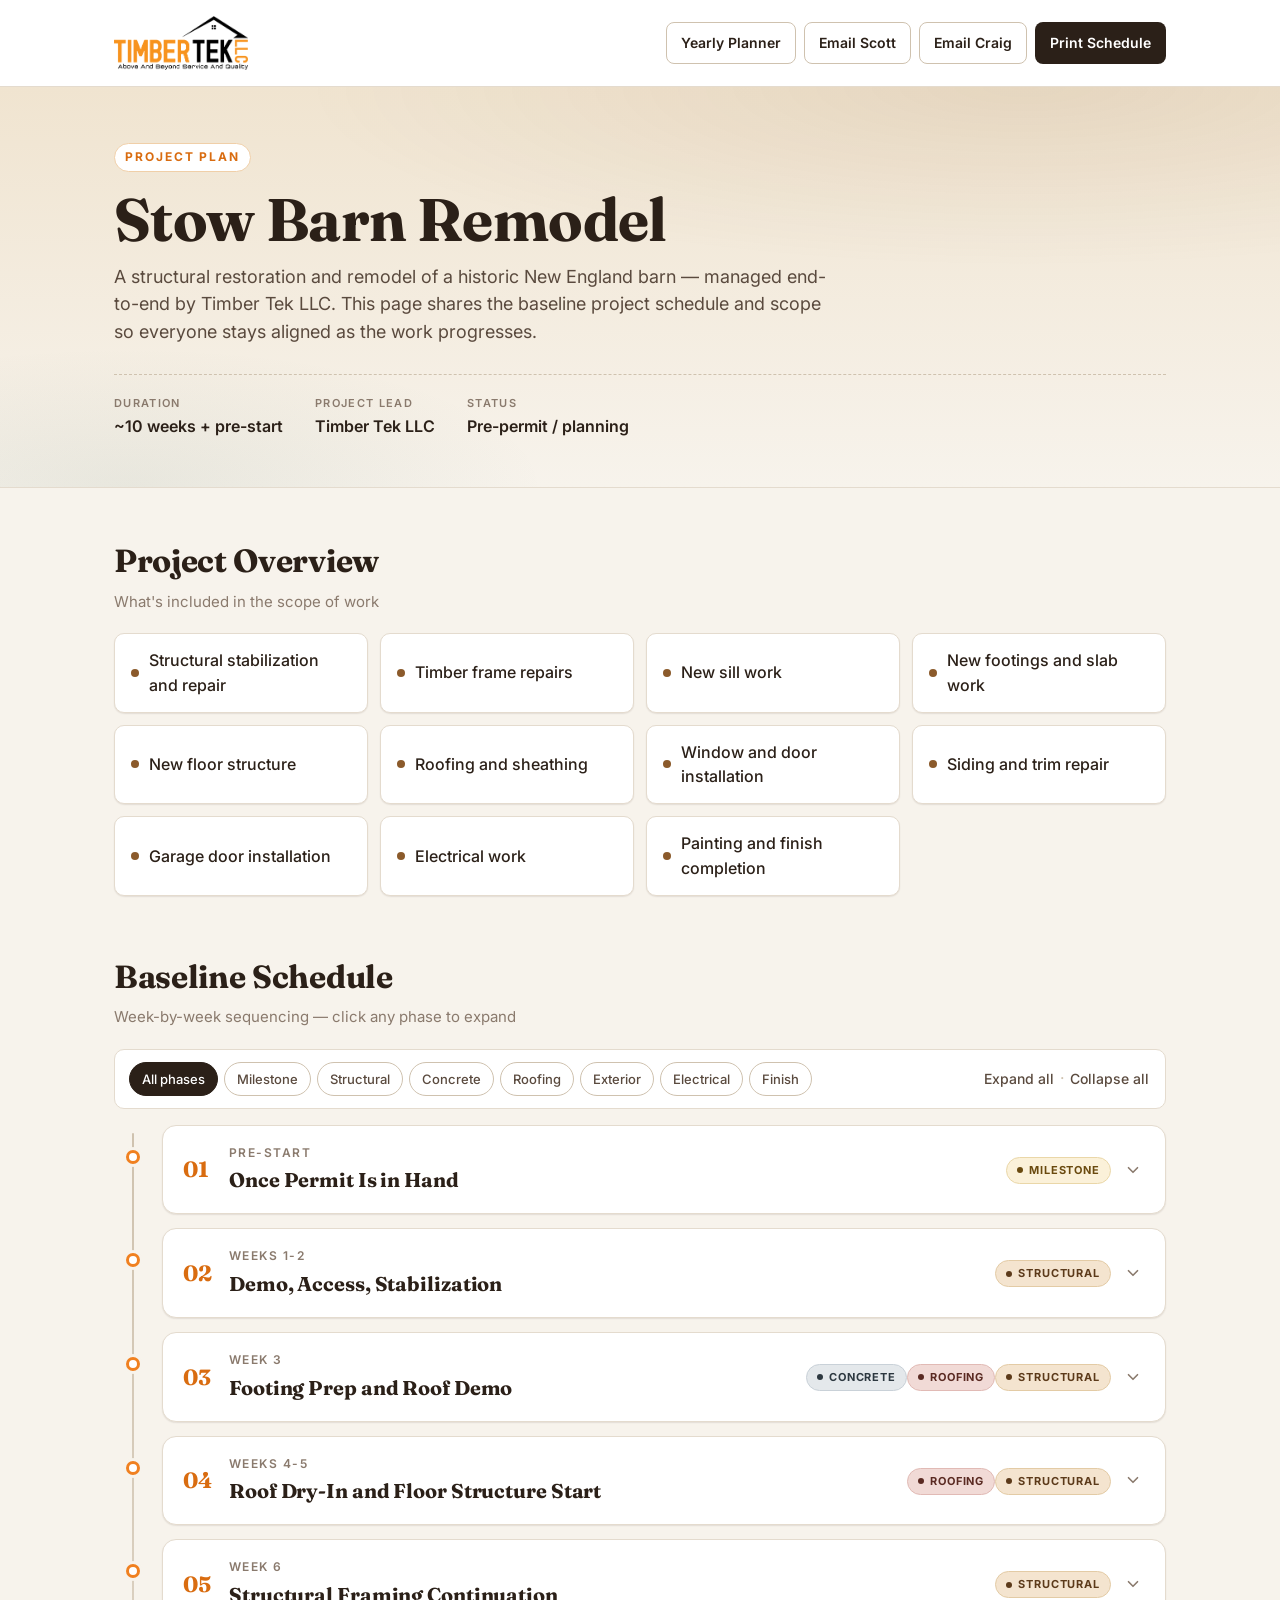
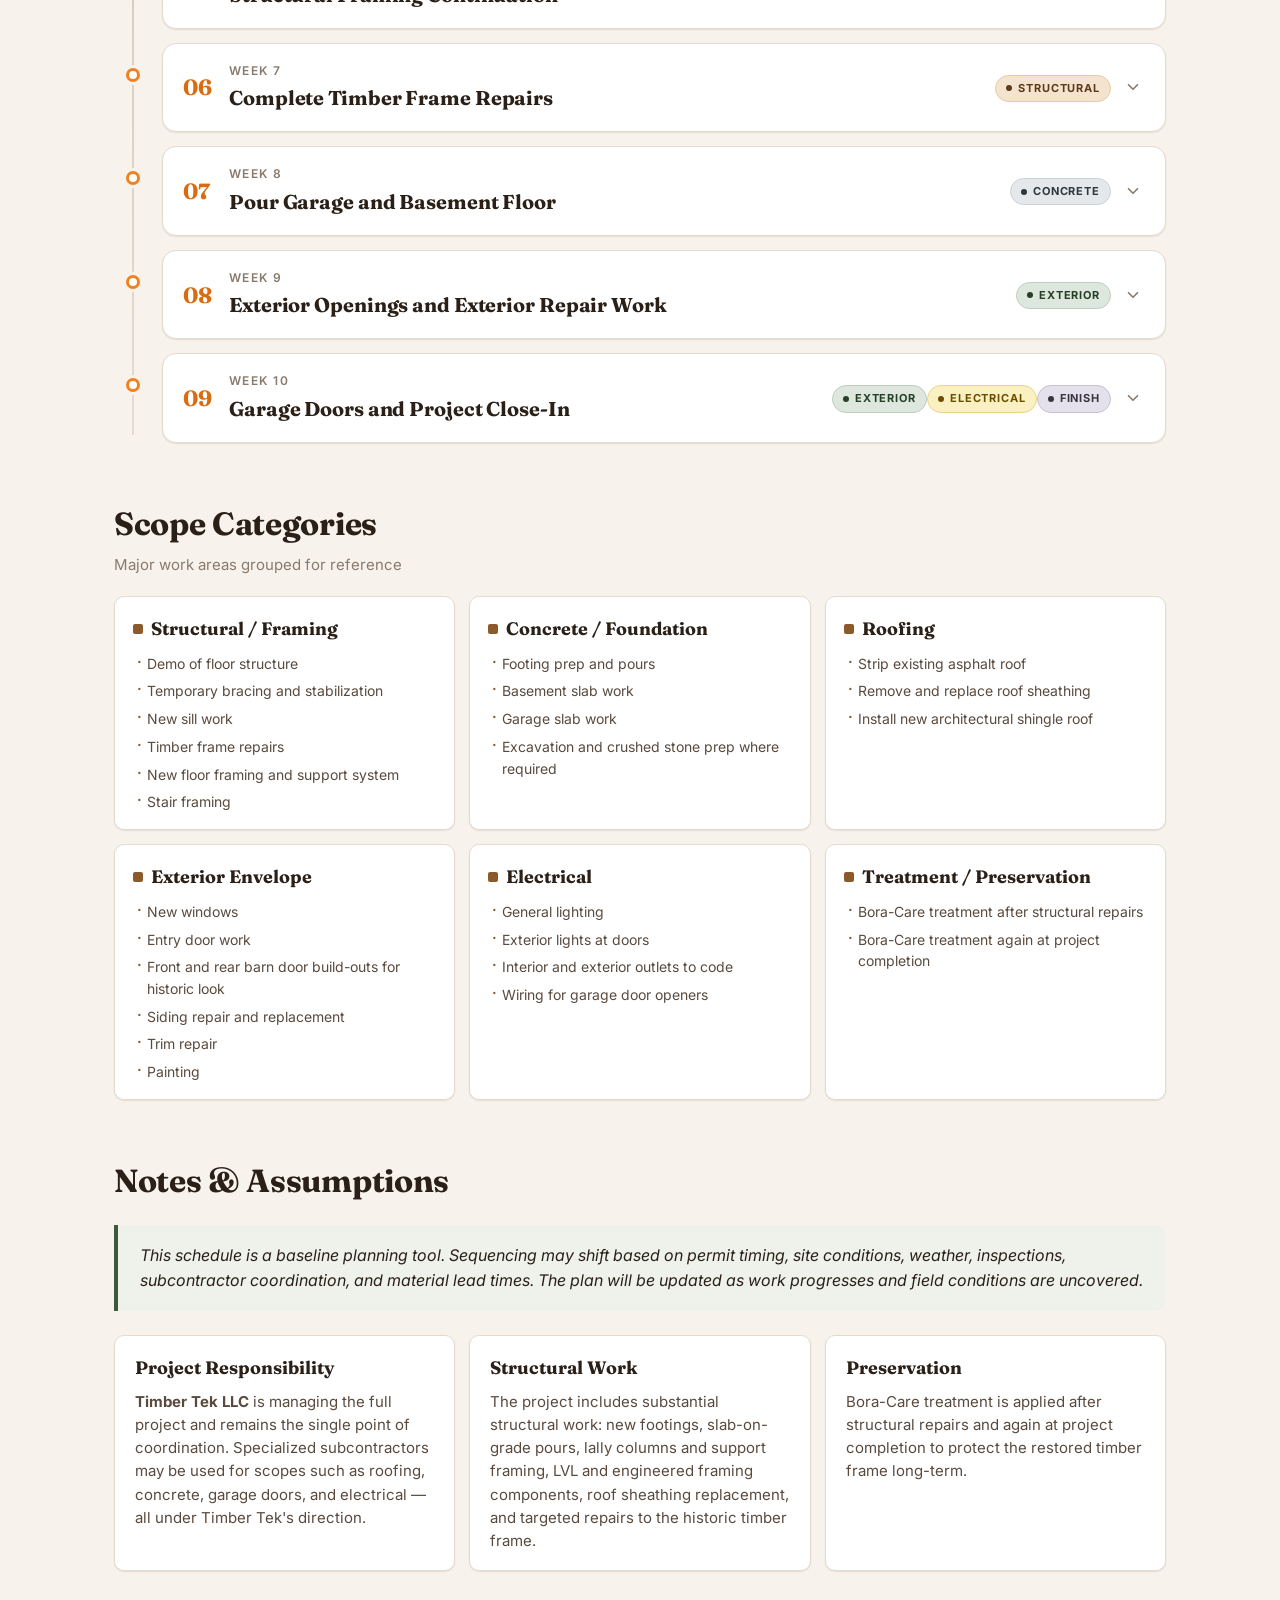
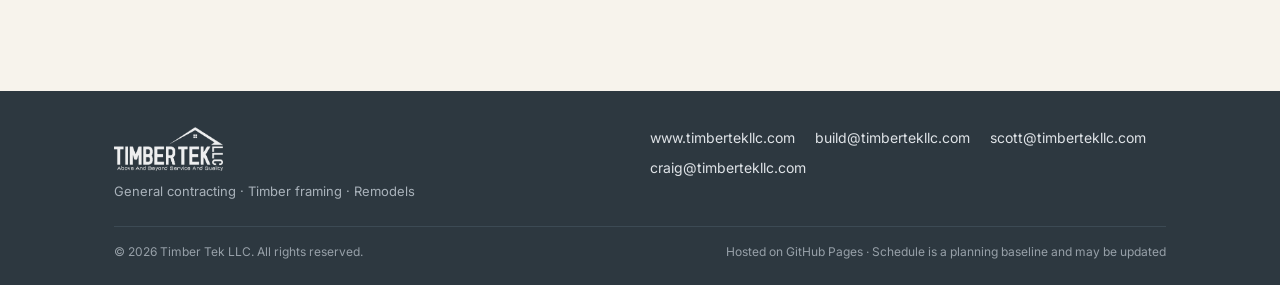
<file: index.html>
<!DOCTYPE html>
<html lang="en">
<head>
  <meta charset="UTF-8" />
  <meta name="viewport" content="width=device-width, initial-scale=1.0" />
  <title>Stow Barn Remodel — Timber Tek LLC</title>
  <meta name="description" content="Project plan and schedule for the Stow Barn Remodel, a structural restoration and remodel managed by Timber Tek LLC." />
  <meta name="theme-color" content="#2b2018" />
  <link rel="preconnect" href="https://fonts.googleapis.com" />
  <link rel="preconnect" href="https://fonts.gstatic.com" crossorigin />
  <link href="https://fonts.googleapis.com/css2?family=Fraunces:opsz,wght@9..144,500;9..144,700&family=Inter:wght@400;500;600;700&display=swap" rel="stylesheet" />
  <link rel="stylesheet" href="styles.css" />
</head>
<body>
  <a class="skip-link" href="#overview">Skip to content</a>

  <header class="site-header">
    <div class="container header-inner">
      <a class="brand" href="https://www.timbertekllc.com" target="_blank" rel="noopener" aria-label="Timber Tek LLC">
        <img class="brand-logo" src="assets/timbertek-logo.png" alt="Timber Tek LLC — Above And Beyond Service And Quality" width="323" height="130" />
      </a>

      <nav class="header-actions" aria-label="Primary contact">
        <a class="btn btn-ghost" href="calendar.html">Yearly Planner</a>
        <a class="btn btn-ghost" href="mailto:scott@timbertekllc.com">Email Scott</a>
        <a class="btn btn-ghost" href="mailto:craig@timbertekllc.com">Email Craig</a>
        <button class="btn btn-primary" type="button" id="printBtn">Print Schedule</button>
      </nav>
    </div>
  </header>

  <section class="hero">
    <div class="container hero-inner">
      <div class="hero-eyebrow">Project Plan</div>
      <h1 class="hero-title">Stow Barn Remodel</h1>
      <p class="hero-lede">
        A structural restoration and remodel of a historic New England barn — managed end-to-end by Timber Tek LLC.
        This page shares the baseline project schedule and scope so everyone stays aligned as the work progresses.
      </p>
      <div class="hero-meta">
        <div class="meta-item">
          <span class="meta-label">Duration</span>
          <span class="meta-value">~10 weeks + pre-start</span>
        </div>
        <div class="meta-item">
          <span class="meta-label">Project Lead</span>
          <span class="meta-value">Timber Tek LLC</span>
        </div>
        <div class="meta-item">
          <span class="meta-label">Status</span>
          <span class="meta-value">Pre-permit / planning</span>
        </div>
      </div>
    </div>
  </section>

  <main class="container main-content">

    <section id="overview" class="section">
      <header class="section-head">
        <h2 class="section-title">Project Overview</h2>
        <p class="section-kicker">What's included in the scope of work</p>
      </header>
      <div class="overview-grid" id="overviewGrid" role="list"></div>
    </section>

    <section id="schedule" class="section">
      <header class="section-head">
        <h2 class="section-title">Baseline Schedule</h2>
        <p class="section-kicker">Week-by-week sequencing — click any phase to expand</p>
      </header>

      <div class="schedule-toolbar" role="toolbar" aria-label="Schedule filters">
        <div class="filter-group" id="filterGroup" role="group" aria-label="Filter by category">
          <button class="chip chip-active" type="button" data-filter="all">All phases</button>
        </div>
        <div class="toolbar-actions">
          <button class="link-btn" type="button" id="expandAllBtn">Expand all</button>
          <span class="toolbar-sep" aria-hidden="true">&middot;</span>
          <button class="link-btn" type="button" id="collapseAllBtn">Collapse all</button>
        </div>
      </div>

      <ol class="timeline" id="timeline"></ol>
    </section>

    <section id="scope" class="section">
      <header class="section-head">
        <h2 class="section-title">Scope Categories</h2>
        <p class="section-kicker">Major work areas grouped for reference</p>
      </header>
      <div class="scope-grid" id="scopeGrid"></div>
    </section>

    <section id="notes" class="section">
      <header class="section-head">
        <h2 class="section-title">Notes &amp; Assumptions</h2>
      </header>
      <blockquote class="callout">
        This schedule is a baseline planning tool. Sequencing may shift based on permit timing, site
        conditions, weather, inspections, subcontractor coordination, and material lead times. The plan
        will be updated as work progresses and field conditions are uncovered.
      </blockquote>

      <div class="notes-grid">
        <article class="note-card">
          <h3>Project Responsibility</h3>
          <p>
            <strong>Timber Tek LLC</strong> is managing the full project and remains the single point of
            coordination. Specialized subcontractors may be used for scopes such as roofing, concrete,
            garage doors, and electrical — all under Timber Tek's direction.
          </p>
        </article>
        <article class="note-card">
          <h3>Structural Work</h3>
          <p>
            The project includes substantial structural work: new footings, slab-on-grade pours, lally
            columns and support framing, LVL and engineered framing components, roof sheathing
            replacement, and targeted repairs to the historic timber frame.
          </p>
        </article>
        <article class="note-card">
          <h3>Preservation</h3>
          <p>
            Bora-Care treatment is applied after structural repairs and again at project completion to
            protect the restored timber frame long-term.
          </p>
        </article>
      </div>
    </section>
  </main>

  <footer class="site-footer">
    <div class="container footer-inner">
      <div class="footer-brand">
        <img class="footer-logo" src="assets/timbertek-logo.png" alt="Timber Tek LLC" />
        <div class="footer-tag">General contracting &middot; Timber framing &middot; Remodels</div>
      </div>
      <div class="footer-links">
        <a href="https://www.timbertekllc.com" target="_blank" rel="noopener">www.timbertekllc.com</a>
        <a href="mailto:build@timbertekllc.com">build@timbertekllc.com</a>
        <a href="mailto:scott@timbertekllc.com">scott@timbertekllc.com</a>
        <a href="mailto:craig@timbertekllc.com">craig@timbertekllc.com</a>
      </div>
      <div class="footer-fine">
        <div>&copy; <span id="year"></span> Timber Tek LLC. All rights reserved.</div>
        <div class="footer-note">Hosted on GitHub Pages &middot; Schedule is a planning baseline and may be updated</div>
      </div>
    </div>
  </footer>

  <script src="app.js" defer></script>
</body>
</html>
</file>
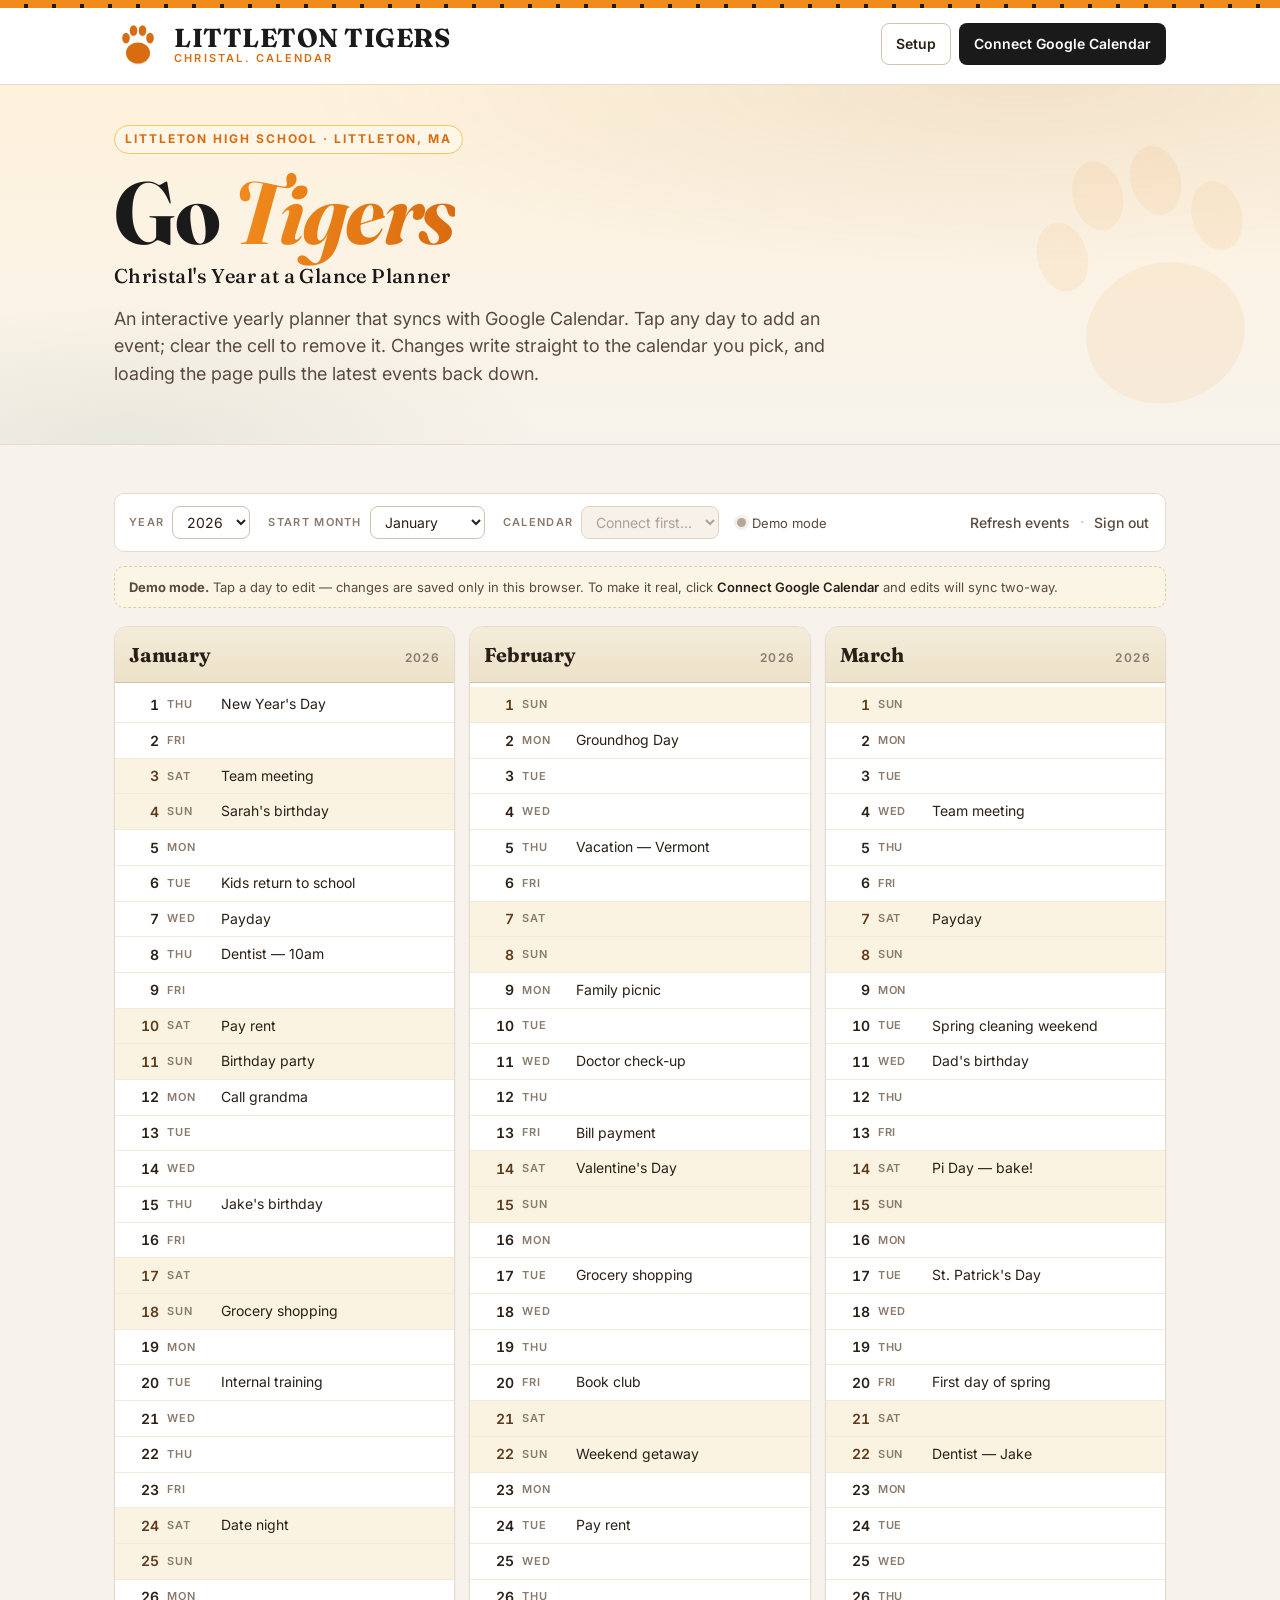
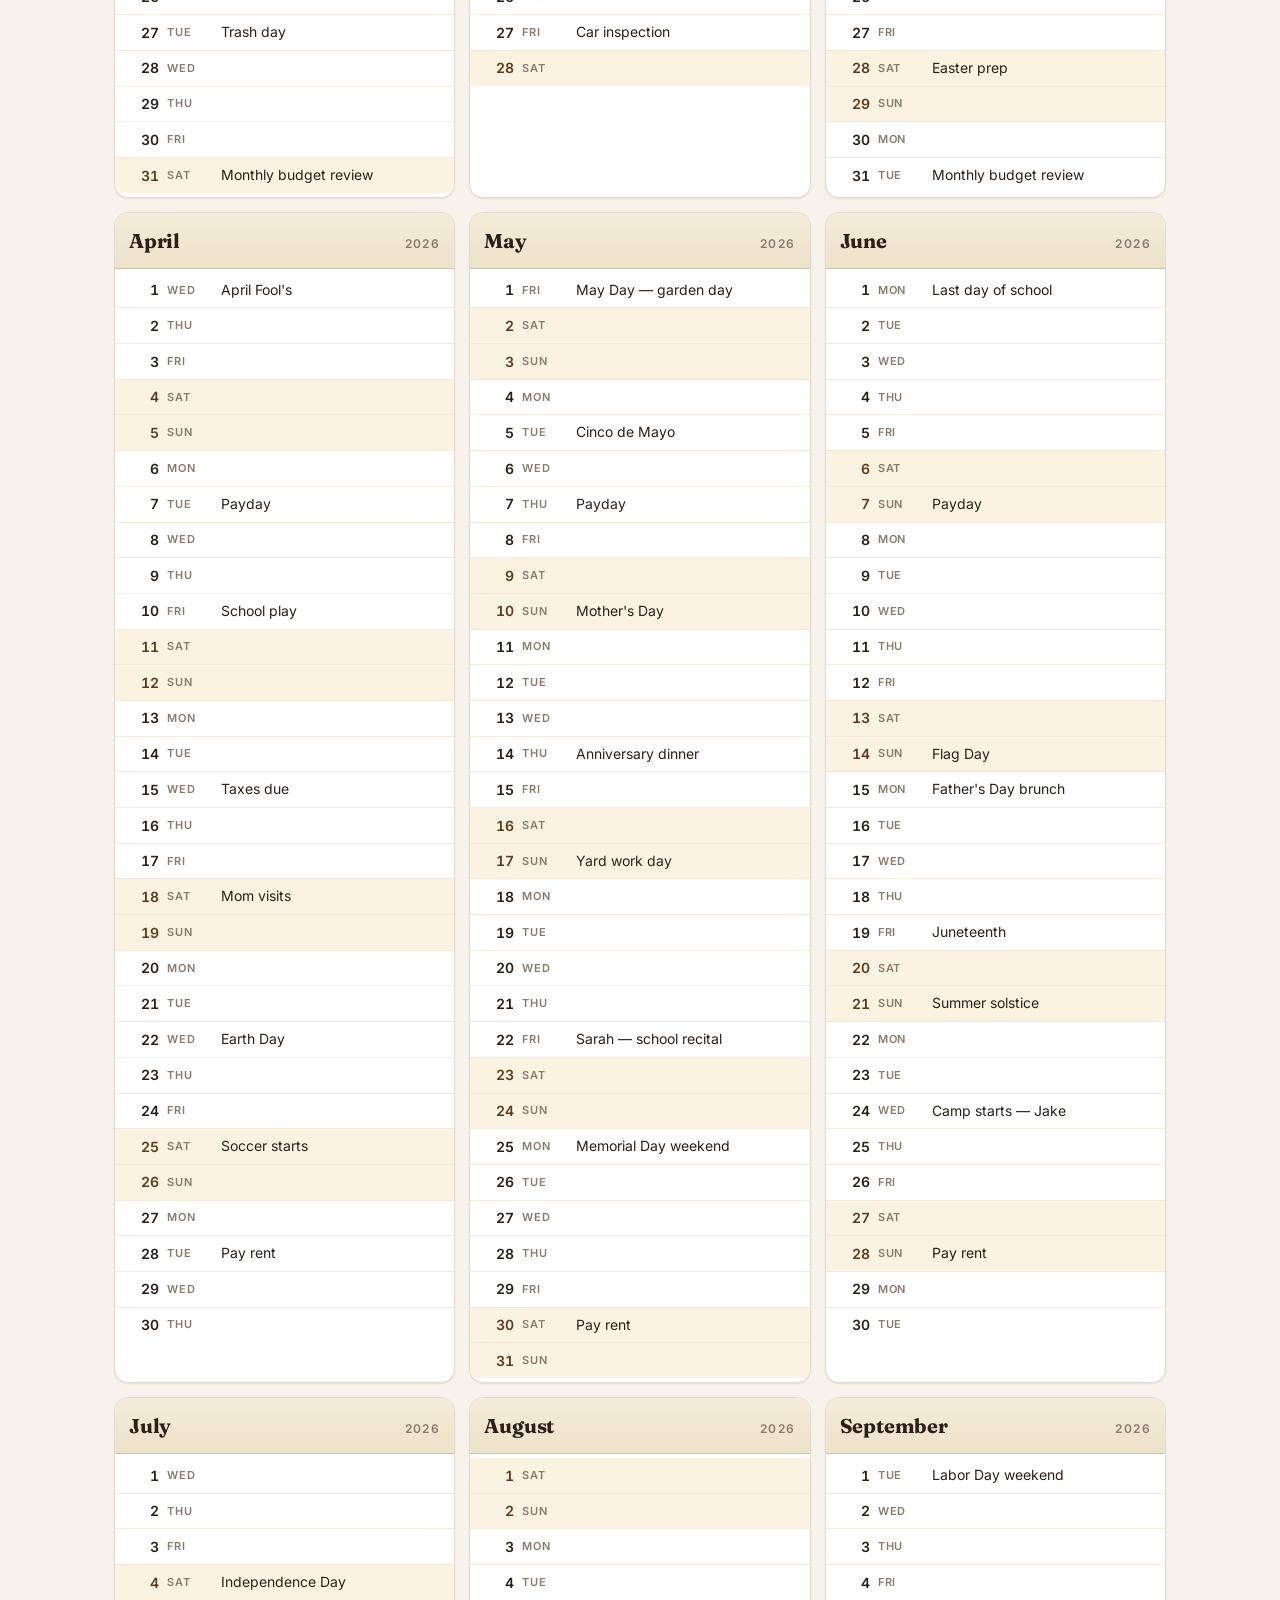
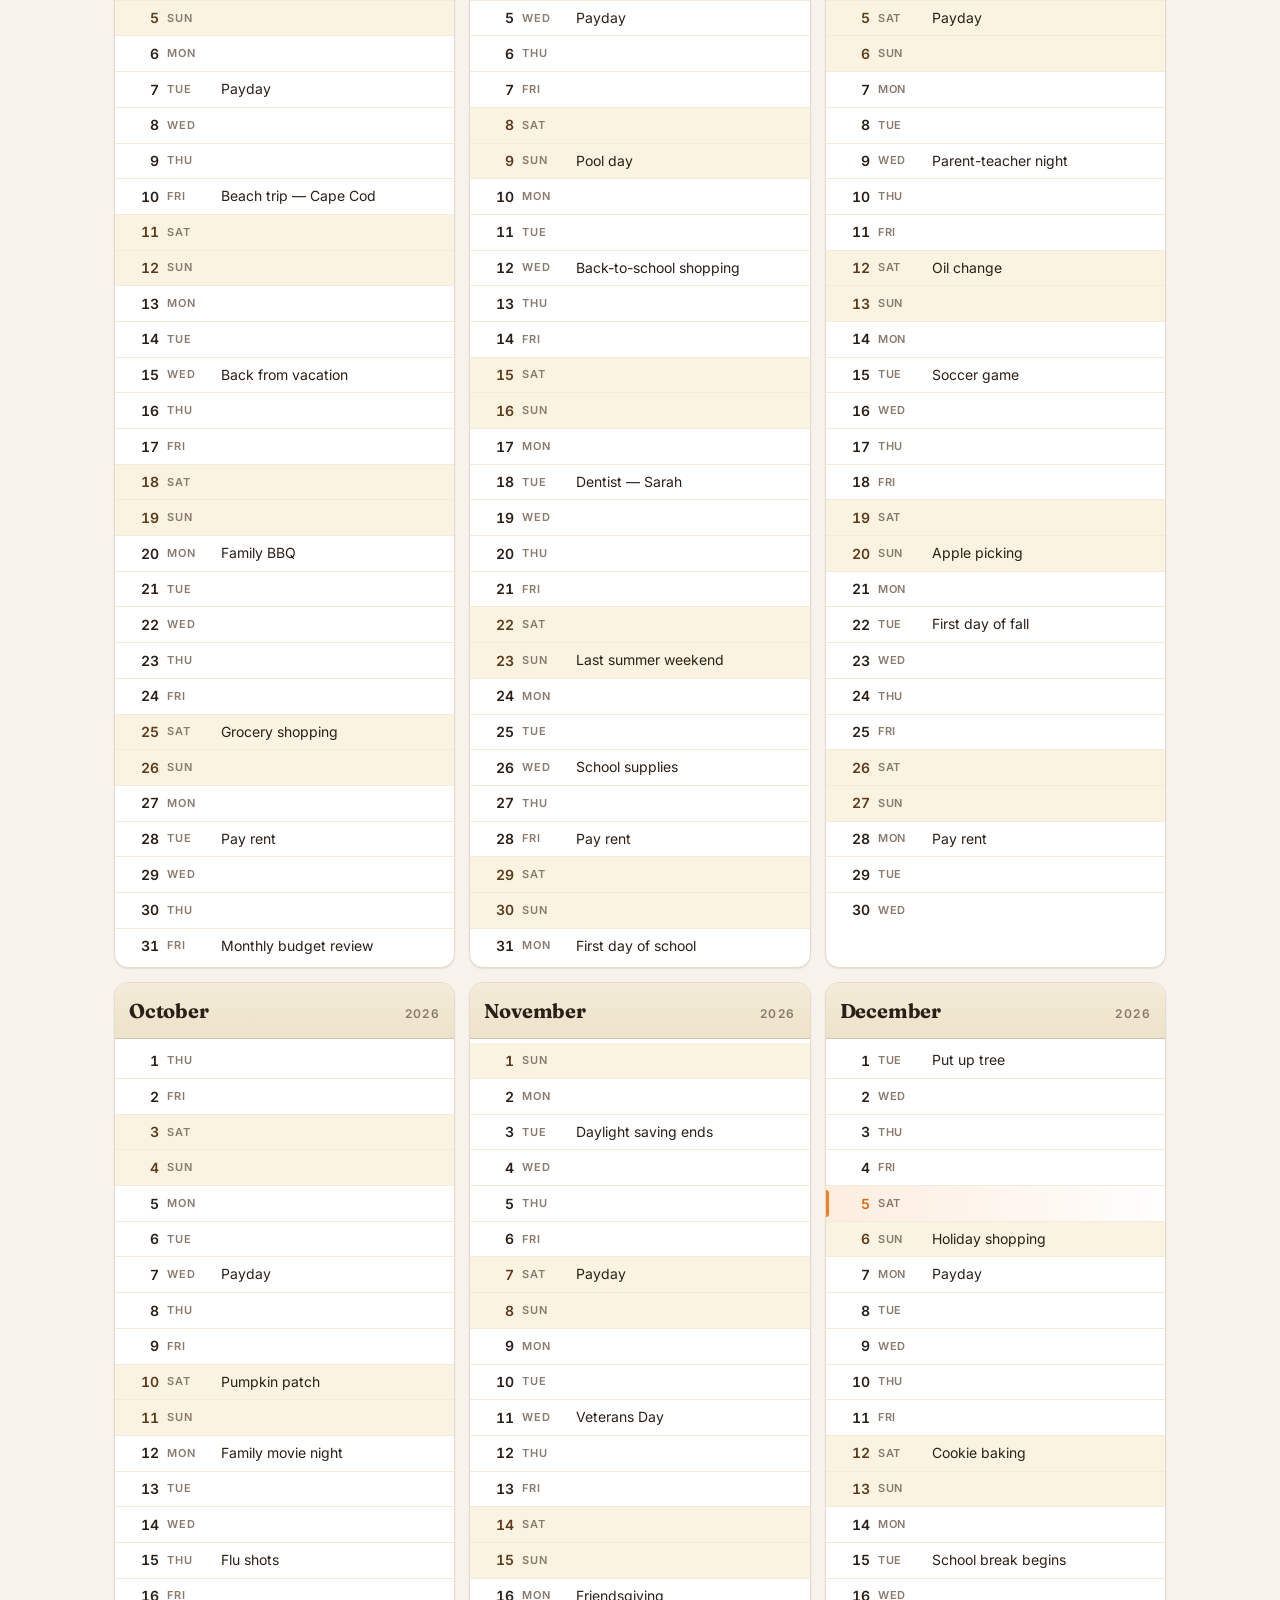
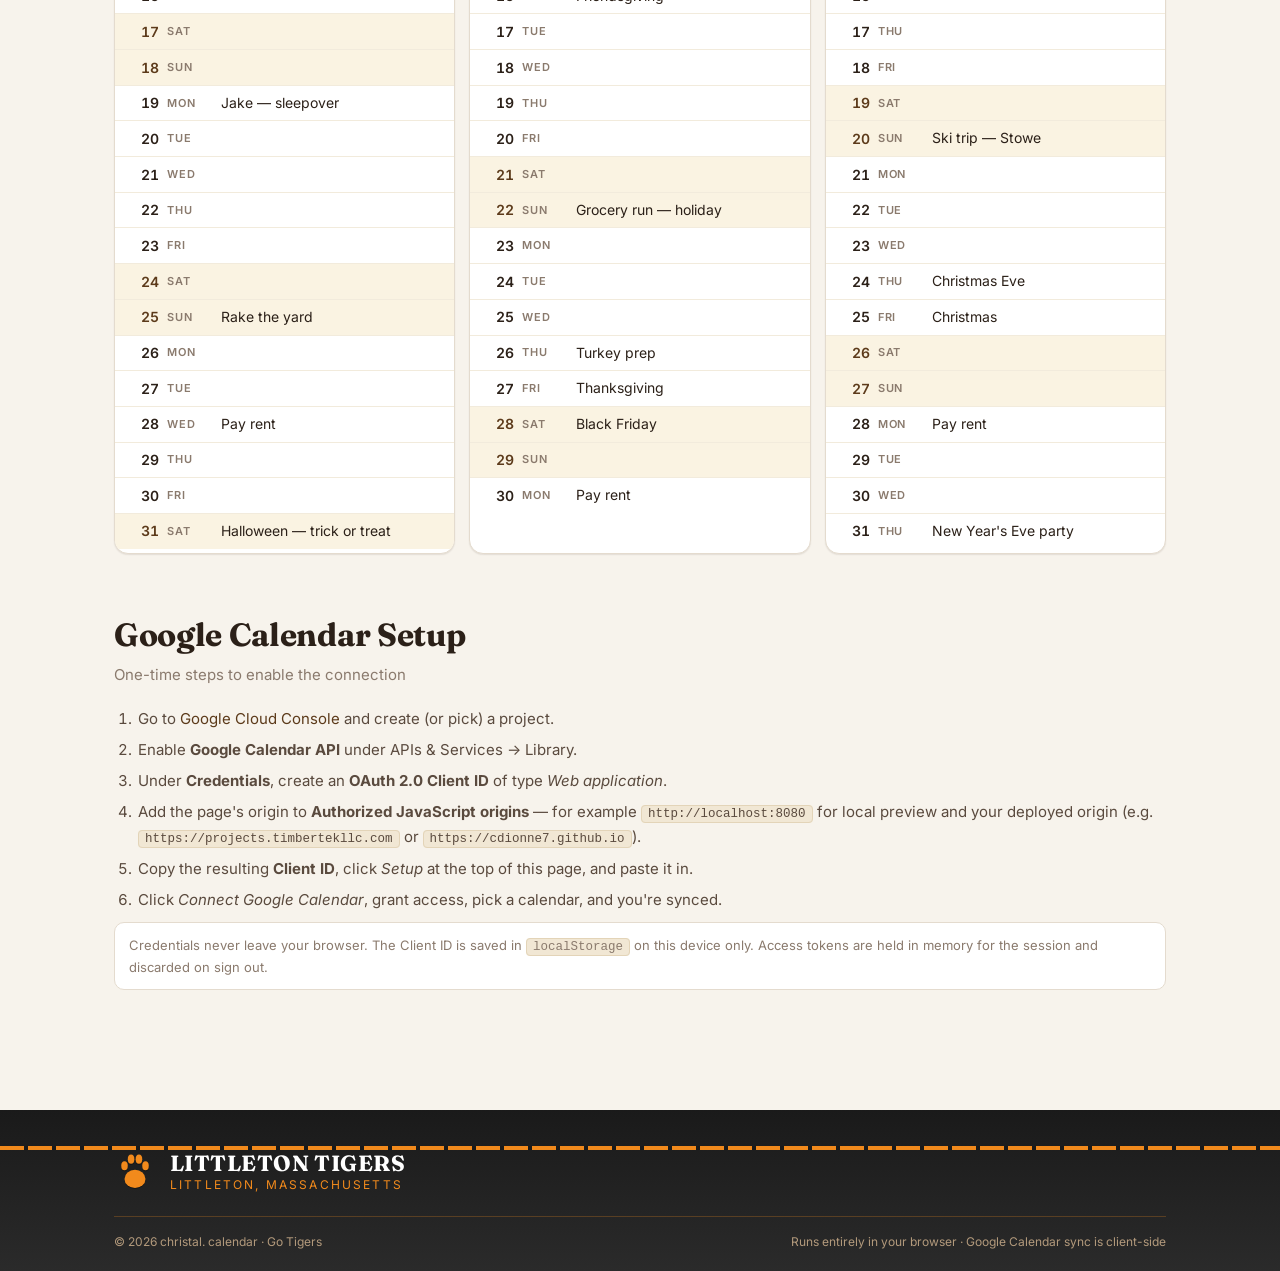
<file: calendar.html>
<!DOCTYPE html>
<html lang="en">
<head>
  <meta charset="UTF-8" />
  <meta name="viewport" content="width=device-width, initial-scale=1.0" />
  <title>christal. calendar</title>
  <meta name="description" content="Christal's interactive yearly planner with two-way Google Calendar sync." />
  <meta name="theme-color" content="#2b2018" />
  <link rel="preconnect" href="https://fonts.googleapis.com" />
  <link rel="preconnect" href="https://fonts.gstatic.com" crossorigin />
  <link href="https://fonts.googleapis.com/css2?family=Fraunces:opsz,wght@9..144,500;9..144,700&family=Inter:wght@400;500;600;700&display=swap" rel="stylesheet" />
  <link rel="stylesheet" href="styles.css" />
  <link rel="stylesheet" href="calendar.css" />
</head>
<body>
  <a class="skip-link" href="#planner">Skip to content</a>

  <header class="site-header">
    <div class="container header-inner">
      <a class="brand brand-tigers" href="calendar.html" aria-label="Littleton Tigers — Christal's Calendar">
        <svg class="brand-paw" viewBox="0 0 64 64" aria-hidden="true">
          <ellipse cx="32" cy="44" rx="16" ry="14"/>
          <ellipse cx="16" cy="24" rx="5" ry="7"/>
          <ellipse cx="26" cy="14" rx="5" ry="7"/>
          <ellipse cx="38" cy="14" rx="5" ry="7"/>
          <ellipse cx="48" cy="24" rx="5" ry="7"/>
        </svg>
        <span class="brand-stack">
          <span class="brand-school">Littleton Tigers</span>
          <span class="brand-app">christal. calendar</span>
        </span>
      </a>

      <nav class="header-actions" aria-label="Primary navigation">
        <button class="btn btn-ghost" type="button" id="configBtn" title="Set Google OAuth Client ID">Setup</button>
        <button class="btn btn-primary" type="button" id="connectBtn">Connect Google Calendar</button>
      </nav>
    </div>
  </header>

  <section class="hero hero-compact hero-tigers">
    <div class="container hero-inner">
      <div class="hero-eyebrow">Littleton High School &middot; Littleton, MA</div>
      <h1 class="hero-title"><span class="hero-go">Go</span> <span class="hero-word-tigers">Tigers</span></h1>
      <p class="hero-sub">Christal's Year at a Glance Planner</p>
      <p class="hero-lede">
        An interactive yearly planner that syncs with Google Calendar. Tap any day to add an event;
        clear the cell to remove it. Changes write straight to the calendar you pick, and loading the
        page pulls the latest events back down.
      </p>
    </div>
    <svg class="hero-paw-watermark" viewBox="0 0 64 64" aria-hidden="true">
      <ellipse cx="32" cy="44" rx="16" ry="14"/>
      <ellipse cx="16" cy="24" rx="5" ry="7"/>
      <ellipse cx="26" cy="14" rx="5" ry="7"/>
      <ellipse cx="38" cy="14" rx="5" ry="7"/>
      <ellipse cx="48" cy="24" rx="5" ry="7"/>
    </svg>
  </section>

  <main class="container main-content">

    <section id="planner" class="section">
      <div class="planner-toolbar" role="toolbar" aria-label="Planner controls">
        <div class="toolbar-group">
          <label class="toolbar-label" for="yearSelect">Year</label>
          <select id="yearSelect" class="toolbar-select" aria-label="Year"></select>
        </div>

        <div class="toolbar-group">
          <label class="toolbar-label" for="startMonthSelect">Start month</label>
          <select id="startMonthSelect" class="toolbar-select" aria-label="Start month"></select>
        </div>

        <div class="toolbar-group">
          <label class="toolbar-label" for="calendarSelect">Calendar</label>
          <select id="calendarSelect" class="toolbar-select" aria-label="Google Calendar" disabled>
            <option value="">Connect first…</option>
          </select>
        </div>

        <div class="toolbar-group toolbar-status">
          <span id="statusDot" class="status-dot status-offline" aria-hidden="true"></span>
          <span id="statusText" class="status-text">Not connected</span>
        </div>

        <div class="toolbar-group toolbar-actions-right">
          <button class="link-btn" type="button" id="refreshBtn" disabled>Refresh events</button>
          <span class="toolbar-sep" aria-hidden="true">&middot;</span>
          <button class="link-btn" type="button" id="signOutBtn" disabled>Sign out</button>
        </div>
      </div>

      <div class="planner-note" id="plannerNote">
        <strong>First time?</strong> Click <em>Setup</em> to paste your Google OAuth Client ID
        (one-time, stored locally in this browser). Then <em>Connect Google Calendar</em> to sign in.
        See the setup guide linked at the bottom of the page.
      </div>

      <div class="year-grid" id="yearGrid" aria-live="polite"></div>
    </section>

    <section class="section" id="setupHelp">
      <header class="section-head">
        <h2 class="section-title">Google Calendar Setup</h2>
        <p class="section-kicker">One-time steps to enable the connection</p>
      </header>
      <ol class="setup-list">
        <li>Go to <a href="https://console.cloud.google.com/" target="_blank" rel="noopener">Google Cloud Console</a> and create (or pick) a project.</li>
        <li>Enable <strong>Google Calendar API</strong> under APIs &amp; Services &rarr; Library.</li>
        <li>Under <strong>Credentials</strong>, create an <strong>OAuth 2.0 Client ID</strong> of type <em>Web application</em>.</li>
        <li>Add the page's origin to <strong>Authorized JavaScript origins</strong> — for example
          <code>http://localhost:8080</code> for local preview and your deployed origin
          (e.g. <code>https://projects.timbertekllc.com</code> or
          <code>https://cdionne7.github.io</code>).</li>
        <li>Copy the resulting <strong>Client ID</strong>, click <em>Setup</em> at the top of this page, and paste it in.</li>
        <li>Click <em>Connect Google Calendar</em>, grant access, pick a calendar, and you're synced.</li>
      </ol>
      <p class="setup-fine">
        Credentials never leave your browser. The Client ID is saved in <code>localStorage</code> on
        this device only. Access tokens are held in memory for the session and discarded on sign out.
      </p>
    </section>
  </main>

  <!-- Config modal -->
  <div class="modal" id="configModal" role="dialog" aria-modal="true" aria-labelledby="configTitle" hidden>
    <div class="modal-backdrop" data-close></div>
    <div class="modal-panel">
      <h2 class="modal-title" id="configTitle">Google OAuth Client ID</h2>
      <p class="modal-desc">
        Paste the Client ID from your Google Cloud project. It looks like
        <code>1234567890-abc...apps.googleusercontent.com</code>.
      </p>
      <label class="modal-field">
        <span>Client ID</span>
        <input type="text" id="clientIdInput" placeholder="xxxxxx.apps.googleusercontent.com" autocomplete="off" spellcheck="false" />
      </label>
      <div class="modal-actions">
        <button type="button" class="btn btn-ghost" data-close>Cancel</button>
        <button type="button" class="btn btn-primary" id="saveConfigBtn">Save</button>
      </div>
    </div>
  </div>

  <footer class="site-footer site-footer-tigers">
    <div class="container footer-inner">
      <div class="footer-brand">
        <div class="tigers-mark" aria-label="Littleton Tigers">
          <svg class="tigers-paw" viewBox="0 0 64 64" aria-hidden="true">
            <ellipse cx="32" cy="44" rx="16" ry="14"/>
            <ellipse cx="16" cy="24" rx="5" ry="7"/>
            <ellipse cx="26" cy="14" rx="5" ry="7"/>
            <ellipse cx="38" cy="14" rx="5" ry="7"/>
            <ellipse cx="48" cy="24" rx="5" ry="7"/>
          </svg>
          <div class="tigers-text">
            <span class="tigers-name">Littleton Tigers</span>
            <span class="tigers-sub">Littleton, Massachusetts</span>
          </div>
        </div>
      </div>
      <div class="footer-fine">
        <div>&copy; <span id="year"></span> christal. calendar &middot; Go Tigers</div>
        <div class="footer-note">Runs entirely in your browser &middot; Google Calendar sync is client-side</div>
      </div>
    </div>
  </footer>

  <script src="https://accounts.google.com/gsi/client" async defer></script>
  <script src="calendar.js" defer></script>
</body>
</html>
</file>
<file: styles.css>
/* Stow Barn Remodel — Timber Tek LLC
   Palette: warm neutrals, wood, slate, forest */

:root {
  --bg: #f7f3ec;
  --bg-elev: #ffffff;
  --ink: #2b2018;
  --ink-soft: #5a4a3e;
  --ink-mute: #8a7a6d;
  --line: #e4dbce;
  --line-strong: #cfc2af;

  --wood: #8b5a2b;
  --wood-dark: #5c3a1a;
  --forest: #3a5a3a;
  --forest-dark: #264026;
  --slate: #44525a;
  --slate-dark: #2d3840;
  --barn: #7a2a22;

  /* Pulled from Timber Tek logo */
  --ttek-orange: #f08020;
  --ttek-orange-dark: #d96c10;

  --accent: var(--ttek-orange-dark);
  --accent-ink: #fff;

  --radius: 10px;
  --radius-lg: 14px;
  --shadow-sm: 0 1px 2px rgba(43, 32, 24, 0.06), 0 1px 1px rgba(43, 32, 24, 0.04);
  --shadow-md: 0 2px 4px rgba(43, 32, 24, 0.06), 0 6px 16px rgba(43, 32, 24, 0.08);
  --shadow-lg: 0 4px 8px rgba(43, 32, 24, 0.08), 0 16px 32px rgba(43, 32, 24, 0.10);

  --font-sans: "Inter", system-ui, -apple-system, Segoe UI, Roboto, Helvetica, Arial, sans-serif;
  --font-serif: "Fraunces", Georgia, "Times New Roman", serif;

  --max-w: 1100px;
}

/* Reset */
*, *::before, *::after { box-sizing: border-box; }
html { -webkit-text-size-adjust: 100%; scroll-behavior: smooth; }
body {
  margin: 0;
  font-family: var(--font-sans);
  font-size: 16px;
  line-height: 1.55;
  color: var(--ink);
  background: var(--bg);
  -webkit-font-smoothing: antialiased;
  -moz-osx-font-smoothing: grayscale;
}
img { max-width: 100%; display: block; }
button { font: inherit; cursor: pointer; border: 0; background: transparent; color: inherit; }
a { color: var(--wood-dark); text-decoration: none; }
a:hover { text-decoration: underline; }

.container {
  width: 100%;
  max-width: var(--max-w);
  margin: 0 auto;
  padding: 0 24px;
}

/* Accessibility */
.skip-link {
  position: absolute; left: -9999px; top: 0;
  background: var(--ink); color: #fff; padding: 8px 12px; border-radius: 0 0 8px 0;
}
.skip-link:focus { left: 0; z-index: 100; }

:focus-visible {
  outline: 2px solid var(--wood-dark);
  outline-offset: 2px;
  border-radius: 4px;
}

/* Header */
.site-header {
  background: var(--bg-elev);
  border-bottom: 1px solid var(--line);
  position: sticky; top: 0; z-index: 10;
  backdrop-filter: saturate(1.1);
}
.header-inner {
  display: flex; align-items: center; justify-content: space-between;
  padding-top: 16px; padding-bottom: 16px; gap: 16px;
}
.brand {
  display: inline-flex; align-items: center;
  text-decoration: none;
}
.brand:hover { text-decoration: none; }
.brand-logo {
  height: 54px;
  width: auto;
  display: block;
}

.header-actions { display: flex; gap: 8px; align-items: center; flex-wrap: wrap; }

/* Buttons */
.btn {
  display: inline-flex; align-items: center; justify-content: center;
  padding: 9px 14px; border-radius: 8px;
  font-weight: 600; font-size: 14px;
  border: 1px solid transparent;
  transition: background-color 0.15s ease, border-color 0.15s ease, color 0.15s ease, transform 0.05s ease;
  text-decoration: none; white-space: nowrap;
}
.btn:hover { text-decoration: none; }
.btn:active { transform: translateY(1px); }

.btn-primary { background: var(--ink); color: #fff; }
.btn-primary:hover { background: #3a2b20; }

.btn-ghost {
  background: transparent; color: var(--ink);
  border-color: var(--line-strong);
}
.btn-ghost:hover { background: #f0e7d6; border-color: var(--wood); }

.link-btn {
  color: var(--ink-soft); font-size: 14px; font-weight: 500;
  padding: 4px 2px;
}
.link-btn:hover { color: var(--wood-dark); text-decoration: underline; }

/* Hero */
.hero {
  background:
    linear-gradient(180deg, #f0e4d0 0%, var(--bg) 100%);
  border-bottom: 1px solid var(--line);
  padding: 56px 0 48px;
  position: relative;
  overflow: hidden;
}
.hero::after {
  content: ""; position: absolute; inset: 0;
  background:
    radial-gradient(1200px 300px at 80% 0%, rgba(139, 90, 43, 0.10), transparent 60%),
    radial-gradient(600px 200px at 10% 100%, rgba(58, 90, 58, 0.08), transparent 70%);
  pointer-events: none;
}
.hero-inner { position: relative; z-index: 1; }
.hero-eyebrow {
  display: inline-block; font-size: 12px; letter-spacing: 0.16em; text-transform: uppercase;
  color: var(--ttek-orange-dark); font-weight: 700;
  padding: 4px 10px; border: 1px solid #f0cfa8; border-radius: 999px; background: #fff;
}
.hero-title {
  font-family: var(--font-serif);
  font-weight: 700;
  font-size: clamp(40px, 6vw, 60px);
  line-height: 1.05;
  letter-spacing: -0.01em;
  margin: 16px 0 12px;
}
.hero-lede {
  font-size: clamp(16px, 1.6vw, 18px);
  color: var(--ink-soft);
  max-width: 720px; margin: 0 0 28px;
}
.hero-meta {
  display: flex; flex-wrap: wrap; gap: 20px 32px;
  padding-top: 20px; border-top: 1px dashed var(--line-strong);
}
.meta-item { display: flex; flex-direction: column; }
.meta-label {
  font-size: 11px; letter-spacing: 0.12em; text-transform: uppercase; color: var(--ink-mute); font-weight: 600;
}
.meta-value { font-weight: 600; color: var(--ink); margin-top: 2px; }

/* Main sections */
.main-content { padding: 48px 24px 24px; }
.section { margin-bottom: 56px; scroll-margin-top: 80px; }
.section-head { margin-bottom: 20px; }
.section-title {
  font-family: var(--font-serif);
  font-weight: 700;
  font-size: clamp(26px, 3vw, 32px);
  margin: 0 0 4px;
  letter-spacing: -0.01em;
}
.section-kicker { color: var(--ink-mute); margin: 0; font-size: 15px; }

/* Overview grid */
.overview-grid {
  display: grid;
  grid-template-columns: repeat(auto-fill, minmax(220px, 1fr));
  gap: 12px;
}
.overview-card {
  background: var(--bg-elev);
  border: 1px solid var(--line);
  border-radius: var(--radius);
  padding: 14px 16px;
  box-shadow: var(--shadow-sm);
  display: flex; align-items: center; gap: 10px;
  font-weight: 500;
}
.overview-dot {
  width: 8px; height: 8px; border-radius: 50%; flex: 0 0 auto;
  background: var(--wood);
}

/* Schedule toolbar */
.schedule-toolbar {
  display: flex; flex-wrap: wrap; justify-content: space-between; align-items: center;
  gap: 12px; margin-bottom: 16px;
  padding: 12px 14px;
  background: var(--bg-elev);
  border: 1px solid var(--line);
  border-radius: var(--radius);
}
.filter-group { display: flex; flex-wrap: wrap; gap: 6px; }
.chip {
  font-size: 13px; font-weight: 500;
  padding: 6px 12px;
  border-radius: 999px;
  border: 1px solid var(--line-strong);
  background: #fff;
  color: var(--ink-soft);
  transition: background 0.15s ease, color 0.15s ease, border-color 0.15s ease;
}
.chip:hover { background: #f0e7d6; color: var(--ink); }
.chip-active {
  background: var(--ink); color: #fff; border-color: var(--ink);
}
.chip-active:hover { background: var(--ink); color: #fff; }
.toolbar-actions { display: flex; align-items: center; gap: 4px; }
.toolbar-sep { color: var(--line-strong); }

/* Timeline */
.timeline {
  list-style: none; margin: 0; padding: 0;
  position: relative;
}
.timeline::before {
  content: ""; position: absolute;
  left: 18px; top: 8px; bottom: 8px;
  width: 2px;
  background: linear-gradient(180deg, var(--line-strong) 0%, var(--line) 100%);
  border-radius: 2px;
}

.phase {
  position: relative;
  margin-left: 48px;
  margin-bottom: 14px;
  background: var(--bg-elev);
  border: 1px solid var(--line);
  border-radius: var(--radius-lg);
  box-shadow: var(--shadow-sm);
  transition: box-shadow 0.2s ease, border-color 0.2s ease;
}
.phase:hover { box-shadow: var(--shadow-md); border-color: var(--line-strong); }
.phase.phase-open { box-shadow: var(--shadow-md); }
.phase.is-hidden { display: none; }

.phase::before {
  content: ""; position: absolute;
  left: -37px; top: 24px;
  width: 14px; height: 14px;
  border-radius: 50%;
  background: var(--bg-elev);
  border: 3px solid var(--ttek-orange);
  box-shadow: 0 0 0 3px var(--bg);
}

.phase-head {
  width: 100%;
  display: grid;
  grid-template-columns: auto 1fr auto;
  align-items: center;
  gap: 14px;
  padding: 18px 20px;
  text-align: left;
  border-radius: var(--radius-lg);
}
.phase-head:hover { background: #faf5ea; }
.phase-index {
  font-family: var(--font-serif); font-size: 22px; font-weight: 700;
  color: var(--ttek-orange-dark);
  min-width: 32px;
}
.phase-title-wrap { min-width: 0; }
.phase-timeframe {
  font-size: 12px; letter-spacing: 0.12em; text-transform: uppercase;
  color: var(--ink-mute); font-weight: 600;
}
.phase-title {
  font-family: var(--font-serif);
  font-size: 20px; font-weight: 700; margin: 2px 0 0;
  letter-spacing: -0.005em;
}
.phase-meta {
  display: flex; align-items: center; gap: 10px;
}
.phase-caret {
  width: 24px; height: 24px; display: grid; place-items: center;
  color: var(--ink-mute);
  transition: transform 0.2s ease;
}
.phase-open .phase-caret { transform: rotate(180deg); }

.phase-body {
  display: none;
  padding: 0 20px 20px;
  border-top: 1px solid var(--line);
}
.phase-open .phase-body { display: block; padding-top: 16px; }

.phase-focus {
  color: var(--ink-soft);
  font-size: 14px;
  margin: 0 0 14px;
  padding-left: 12px;
  border-left: 3px solid var(--line-strong);
}
.phase-tasks {
  list-style: none; padding: 0; margin: 0;
  display: grid; gap: 8px;
}
.phase-tasks li {
  display: grid;
  grid-template-columns: 20px 1fr;
  gap: 10px;
  align-items: start;
  font-size: 15px;
  color: var(--ink);
}
.phase-tasks li::before {
  content: ""; display: block;
  width: 6px; height: 6px; border-radius: 50%;
  background: var(--wood);
  margin-top: 9px; margin-left: 6px;
}

/* Category tags */
.tag {
  display: inline-flex; align-items: center; gap: 6px;
  font-size: 11px; font-weight: 700; letter-spacing: 0.08em; text-transform: uppercase;
  padding: 4px 10px; border-radius: 999px;
  border: 1px solid transparent;
}
.tag::before {
  content: ""; width: 6px; height: 6px; border-radius: 50%; background: currentColor;
}
.tag-Milestone   { color: #6a4a0f; background: #fbf1d9; border-color: #ead7a8; }
.tag-Structural  { color: var(--wood-dark); background: #f4e4cf; border-color: #e3cba5; }
.tag-Concrete    { color: var(--slate-dark); background: #e4e8eb; border-color: #c9d1d8; }
.tag-Roofing     { color: #5a2a22; background: #f1dad6; border-color: #e1bab5; }
.tag-Exterior    { color: var(--forest-dark); background: #dde7dd; border-color: #bdcebd; }
.tag-Electrical  { color: #6b4e00; background: #fbf0c2; border-color: #ead58b; }
.tag-Finish      { color: #3a3344; background: #e4e0ec; border-color: #c8c0d6; }

/* Scope */
.scope-grid {
  display: grid;
  grid-template-columns: repeat(auto-fill, minmax(260px, 1fr));
  gap: 14px;
}
.scope-card {
  background: var(--bg-elev);
  border: 1px solid var(--line);
  border-radius: var(--radius);
  padding: 18px 18px 16px;
  box-shadow: var(--shadow-sm);
}
.scope-card h3 {
  font-family: var(--font-serif);
  font-size: 18px; margin: 0 0 10px;
  display: flex; align-items: center; gap: 8px;
}
.scope-card h3::before {
  content: ""; width: 10px; height: 10px; border-radius: 2px;
  background: var(--wood);
}
.scope-card ul { list-style: none; padding: 0; margin: 0; display: grid; gap: 6px; }
.scope-card li { font-size: 14px; color: var(--ink-soft); padding-left: 14px; position: relative; }
.scope-card li::before {
  content: "·"; position: absolute; left: 4px; top: -2px; color: var(--wood); font-weight: 700;
}

/* Notes */
.callout {
  margin: 0 0 24px;
  padding: 18px 22px;
  border-left: 4px solid var(--forest);
  background: #eef2ea;
  color: var(--ink);
  border-radius: 0 var(--radius) var(--radius) 0;
  font-style: italic;
}
.notes-grid {
  display: grid;
  grid-template-columns: repeat(auto-fit, minmax(280px, 1fr));
  gap: 14px;
}
.note-card {
  background: var(--bg-elev);
  border: 1px solid var(--line);
  border-radius: var(--radius);
  padding: 18px 20px;
  box-shadow: var(--shadow-sm);
}
.note-card h3 {
  font-family: var(--font-serif); font-size: 18px; margin: 0 0 8px;
}
.note-card p { margin: 0; color: var(--ink-soft); font-size: 15px; }

/* Footer */
.site-footer {
  margin-top: 40px;
  background: var(--slate-dark);
  color: #dfe3e7;
  padding: 36px 0 24px;
}
.footer-inner {
  display: grid; gap: 20px;
  grid-template-columns: 1fr;
}
.footer-logo {
  height: 44px; width: auto; display: block; margin-bottom: 10px;
  filter: brightness(0) invert(1) opacity(0.92);
}
.footer-name { font-family: var(--font-serif); font-weight: 700; font-size: 20px; color: #fff; }
.footer-tag { font-size: 13px; color: #a9b2ba; margin-top: 2px; }
.footer-links { display: flex; flex-wrap: wrap; gap: 8px 20px; }
.footer-links a { color: #dfe3e7; font-size: 14px; }
.footer-links a:hover { color: #fff; }
.footer-fine {
  display: flex; justify-content: space-between; flex-wrap: wrap; gap: 6px;
  font-size: 12px; color: #97a0a8;
  border-top: 1px solid #3c4a54;
  padding-top: 16px; margin-top: 4px;
}

/* Responsive */
@media (min-width: 720px) {
  .footer-inner {
    grid-template-columns: 1fr 1fr;
    align-items: start;
  }
  .footer-fine { grid-column: 1 / -1; }
}
@media (max-width: 640px) {
  .header-inner { flex-direction: column; align-items: flex-start; gap: 12px; }
  .brand-logo { height: 46px; }
  .header-actions { width: 100%; }
  .header-actions .btn { flex: 1; }
  .phase { margin-left: 36px; }
  .phase::before { left: -28px; }
  .timeline::before { left: 10px; }
  .phase-head { grid-template-columns: 1fr auto; padding: 16px; }
  .phase-index { display: none; }
}

/* Print */
@media print {
  :root { --bg: #fff; }
  body { background: #fff; color: #000; font-size: 11pt; }
  .site-header, .site-footer, .schedule-toolbar, .hero::after { display: none !important; }
  .hero { padding: 16px 0; background: #fff; border-bottom: 1px solid #000; }
  .hero-title { font-size: 28pt; }
  .hero-lede { font-size: 11pt; color: #333; }
  .main-content { padding: 12px 0; }
  .section { margin-bottom: 20px; page-break-inside: avoid; }
  .overview-card, .scope-card, .note-card, .phase, .callout {
    box-shadow: none;
    border-color: #ccc;
  }
  .phase-body { display: block !important; padding: 0 16px 14px; }
  .phase-caret { display: none; }
  .timeline::before { background: #bbb; }
  .phase::before { border-color: #555; box-shadow: 0 0 0 3px #fff; }
  a { color: #000; text-decoration: none; }
  .btn, .link-btn { display: none; }
}
</file>
<file: calendar.css>
/* Yearly planner — additive styles on top of styles.css */

/* Tigers theme palette (Littleton, MA) — orange + black */
.hero, .site-header, .site-footer, .main-content {
  /* scope palette overrides to the calendar page; styles.css vars already cascade */
}
:root {
  --tiger-orange: #f28a1c;
  --tiger-orange-deep: #d96c10;
  --tiger-black: #1a1a1a;
  --tiger-black-soft: #2b2b2b;
  --tiger-gold: #f6c560;
}

/* Littleton Tigers header wordmark */
.brand-tigers {
  display: inline-flex;
  align-items: center;
  gap: 12px;
  text-decoration: none;
  line-height: 1;
}
.brand-tigers:hover { text-decoration: none; }
.brand-paw {
  width: 48px; height: 48px;
  fill: var(--tiger-orange-deep);
  flex: 0 0 auto;
  filter: drop-shadow(0 1px 0 rgba(0,0,0,0.1));
}
.brand-stack { display: flex; flex-direction: column; gap: 2px; }
.brand-school {
  font-family: var(--font-serif);
  font-weight: 700;
  font-size: 26px;
  letter-spacing: 0.02em;
  text-transform: uppercase;
  color: var(--tiger-black);
}
.brand-app {
  font-family: var(--font-sans);
  font-weight: 600;
  font-size: 11px;
  letter-spacing: 0.2em;
  text-transform: uppercase;
  color: var(--tiger-orange-deep);
}
@media (max-width: 640px) {
  .brand-paw { width: 38px; height: 38px; }
  .brand-school { font-size: 20px; }
  .brand-app { font-size: 10px; letter-spacing: 0.16em; }
}

/* Subtle tiger-stripe top border on the header */
.site-header {
  border-top: 4px solid var(--tiger-orange);
  background:
    repeating-linear-gradient(90deg,
      var(--tiger-orange) 0 24px,
      var(--tiger-black) 24px 28px,
      var(--tiger-orange) 28px 52px,
      var(--tiger-black) 52px 56px) top / 100% 4px no-repeat,
    var(--bg-elev);
}

.hero-compact { padding: 40px 0 28px; }
.hero-eyebrow {
  color: var(--tiger-orange-deep);
  border-color: var(--tiger-gold);
  background: #fff6e8;
}

/* Tigers hero */
.hero-tigers {
  background:
    linear-gradient(180deg, #fff2dc 0%, var(--bg) 100%);
  position: relative;
  overflow: hidden;
}
.hero-tigers .hero-title {
  font-size: clamp(48px, 8vw, 88px);
  margin: 14px 0 4px;
  letter-spacing: -0.015em;
  line-height: 1;
}
.hero-tigers .hero-go {
  color: var(--tiger-black);
}
.hero-word-tigers {
  background: linear-gradient(90deg, var(--tiger-orange) 0%, var(--tiger-orange-deep) 100%);
  -webkit-background-clip: text;
          background-clip: text;
  -webkit-text-fill-color: transparent;
  font-style: italic;
}
.hero-sub {
  font-family: var(--font-serif);
  font-weight: 500;
  font-size: clamp(16px, 2vw, 20px);
  color: var(--tiger-black);
  margin: 0 0 14px;
  letter-spacing: 0.02em;
}
.hero-paw-watermark {
  position: absolute;
  right: -30px;
  top: 30px;
  width: 320px;
  height: 320px;
  fill: var(--tiger-orange);
  opacity: 0.08;
  pointer-events: none;
  transform: rotate(-15deg);
}
@media (max-width: 640px) {
  .hero-paw-watermark { width: 220px; height: 220px; right: -50px; top: 20px; }
}

/* Primary button tinted tiger */
.btn-primary {
  background: var(--tiger-black);
  color: #fff;
}
.btn-primary:hover { background: var(--tiger-orange-deep); }

/* Tigers footer block */
.site-footer-tigers {
  background: linear-gradient(180deg, var(--tiger-black) 0%, var(--tiger-black-soft) 100%);
  color: #e8d6bd;
  position: relative;
}
.site-footer-tigers::before {
  content: "";
  display: block;
  height: 4px;
  background: repeating-linear-gradient(90deg,
    var(--tiger-orange) 0 24px,
    var(--tiger-black) 24px 28px,
    var(--tiger-orange) 28px 52px,
    var(--tiger-black) 52px 56px);
}
.tigers-mark {
  display: flex;
  align-items: center;
  gap: 14px;
}
.tigers-paw {
  width: 42px; height: 42px;
  fill: var(--tiger-orange);
  flex: 0 0 auto;
  filter: drop-shadow(0 1px 0 rgba(0,0,0,0.35));
}
.tigers-text { display: flex; flex-direction: column; line-height: 1.1; }
.tigers-name {
  font-family: var(--font-serif);
  font-weight: 700;
  font-size: 22px;
  letter-spacing: 0.02em;
  color: #fff;
  text-transform: uppercase;
}
.tigers-sub {
  font-size: 12px;
  letter-spacing: 0.18em;
  text-transform: uppercase;
  color: var(--tiger-orange);
  margin-top: 3px;
}
.site-footer-tigers .footer-fine {
  border-top-color: rgba(242, 138, 28, 0.25);
  color: #b39a7c;
}

/* Toolbar */
.planner-toolbar {
  display: flex; flex-wrap: wrap; align-items: center; gap: 12px 18px;
  padding: 12px 14px;
  margin-bottom: 14px;
  background: var(--bg-elev);
  border: 1px solid var(--line);
  border-radius: var(--radius);
}
.toolbar-group {
  display: flex; align-items: center; gap: 8px;
}
.toolbar-label {
  font-size: 11px; letter-spacing: 0.12em; text-transform: uppercase;
  color: var(--ink-mute); font-weight: 600;
}
.toolbar-select {
  font: inherit;
  font-size: 14px;
  padding: 6px 10px;
  border-radius: 8px;
  border: 1px solid var(--line-strong);
  background: #fff;
  color: var(--ink);
}
.toolbar-select:disabled {
  color: var(--ink-mute);
  background: #f4ece0;
  cursor: not-allowed;
}
.toolbar-actions-right { margin-left: auto; }
.toolbar-status { gap: 6px; }

.status-dot {
  width: 9px; height: 9px; border-radius: 50%;
  display: inline-block;
  background: var(--ink-mute);
  box-shadow: 0 0 0 3px rgba(138, 122, 109, 0.15);
}
.status-offline { background: #b5a898; box-shadow: 0 0 0 3px rgba(181, 168, 152, 0.18); }
.status-ok      { background: #3a8a3a; box-shadow: 0 0 0 3px rgba(58, 138, 58, 0.18); }
.status-busy    { background: var(--ttek-orange); box-shadow: 0 0 0 3px rgba(240, 128, 32, 0.20); animation: pulse 1.1s ease-in-out infinite; }
.status-error   { background: var(--barn); box-shadow: 0 0 0 3px rgba(122, 42, 34, 0.22); }

@keyframes pulse {
  0%,100% { transform: scale(1);   opacity: 1; }
  50%     { transform: scale(1.25); opacity: 0.65; }
}
.status-text { font-size: 13px; color: var(--ink-soft); }

.planner-note {
  font-size: 13px;
  color: var(--ink-soft);
  background: #fbf5e6;
  border: 1px dashed #e3cba5;
  border-radius: var(--radius);
  padding: 10px 14px;
  margin-bottom: 18px;
}
.planner-note em { font-style: normal; font-weight: 600; color: var(--ink); }
.planner-note.is-hidden { display: none; }

/* Year grid */
.year-grid {
  display: grid;
  grid-template-columns: repeat(auto-fill, minmax(280px, 1fr));
  gap: 14px;
}

.month-card {
  background: var(--bg-elev);
  border: 1px solid var(--line);
  border-radius: var(--radius-lg);
  box-shadow: var(--shadow-sm);
  overflow: hidden;
  display: flex;
  flex-direction: column;
}

.month-head {
  display: flex; align-items: baseline; justify-content: space-between;
  padding: 12px 14px;
  background: linear-gradient(180deg, #f4ecd9 0%, #ede2c9 100%);
  border-bottom: 1px solid var(--line-strong);
}
.month-name {
  font-family: var(--font-serif);
  font-weight: 700;
  font-size: 20px;
  letter-spacing: -0.01em;
  margin: 0;
  color: var(--ink);
}
.month-year {
  font-size: 12px;
  letter-spacing: 0.12em;
  text-transform: uppercase;
  color: var(--ink-mute);
  font-weight: 600;
}

.day-list {
  list-style: none;
  margin: 0;
  padding: 4px 0;
}

.day-row {
  display: grid;
  grid-template-columns: 34px 42px 1fr;
  align-items: center;
  gap: 8px;
  padding: 3px 10px;
  border-top: 1px solid #f2ebdc;
  min-height: 32px;
  position: relative;
}
.day-row:first-child { border-top: 0; }

.day-num {
  text-align: right;
  font-variant-numeric: tabular-nums;
  font-weight: 600;
  color: var(--ink);
  font-size: 14px;
}
.day-dow {
  font-size: 11px;
  letter-spacing: 0.08em;
  text-transform: uppercase;
  color: var(--ink-mute);
  font-weight: 600;
}

.day-row.is-weekend { background: #faf3e2; }
.day-row.is-weekend .day-num { color: var(--wood-dark); }
.day-row.is-today {
  background: linear-gradient(90deg, rgba(240,128,32,0.14) 0%, rgba(240,128,32,0.04) 80%, transparent 100%);
}
.day-row.is-today .day-num { color: var(--ttek-orange-dark); }
.day-row.is-today::before {
  content: ""; position: absolute; left: 0; top: 4px; bottom: 4px;
  width: 3px; background: var(--ttek-orange); border-radius: 0 3px 3px 0;
}

.day-input {
  font: inherit;
  font-size: 14px;
  color: var(--ink);
  background: transparent;
  border: 0;
  border-bottom: 1px dashed transparent;
  outline: 0;
  padding: 3px 4px;
  width: 100%;
  min-width: 0;
  border-radius: 2px;
  transition: border-color 0.15s ease, background-color 0.15s ease;
}
.day-input::placeholder { color: #c6b9a6; font-style: italic; }
.day-input:hover { border-bottom-color: var(--line-strong); }
.day-input:focus {
  border-bottom-color: var(--wood-dark);
  background: #fffdf5;
}
.day-input:disabled {
  color: var(--ink-mute);
  cursor: not-allowed;
}

.day-row.is-saving .day-input { background: #fff8ec; }
.day-row.is-error .day-input { background: #fbecea; border-bottom-color: var(--barn); }
.day-row.is-multi { position: relative; }
.day-more {
  font-size: 10px;
  color: var(--ink-mute);
  background: #eee3cf;
  border-radius: 999px;
  padding: 1px 7px;
  margin-left: 6px;
  cursor: help;
  flex: 0 0 auto;
}

/* Modal */
.modal {
  position: fixed; inset: 0;
  z-index: 100;
  display: grid; place-items: center;
}
.modal[hidden] { display: none; }
.modal-backdrop {
  position: absolute; inset: 0;
  background: rgba(43, 32, 24, 0.48);
  backdrop-filter: blur(2px);
}
.modal-panel {
  position: relative;
  background: var(--bg-elev);
  border-radius: var(--radius-lg);
  box-shadow: var(--shadow-lg);
  padding: 22px 24px;
  width: min(520px, calc(100vw - 32px));
  border: 1px solid var(--line);
}
.modal-title {
  font-family: var(--font-serif);
  font-size: 22px;
  margin: 0 0 6px;
}
.modal-desc { color: var(--ink-soft); font-size: 14px; margin: 0 0 16px; }
.modal-desc code, .setup-fine code, .setup-list code {
  font-family: ui-monospace, SFMono-Regular, Menlo, Consolas, monospace;
  font-size: 12.5px;
  background: #f1e7d4;
  border: 1px solid #e3d4b8;
  padding: 1px 6px;
  border-radius: 4px;
}
.modal-field { display: grid; gap: 6px; margin-bottom: 18px; }
.modal-field span {
  font-size: 12px; letter-spacing: 0.1em; text-transform: uppercase;
  color: var(--ink-mute); font-weight: 600;
}
.modal-field input {
  font: inherit;
  padding: 10px 12px;
  border-radius: 8px;
  border: 1px solid var(--line-strong);
  background: #fff;
}
.modal-field input:focus { outline: 2px solid var(--wood-dark); outline-offset: 1px; }
.modal-actions { display: flex; justify-content: flex-end; gap: 8px; }

/* Setup help */
.setup-list {
  margin: 0 0 10px 22px;
  padding: 0;
  display: grid; gap: 8px;
  color: var(--ink-soft);
  font-size: 15px;
}
.setup-list li { padding-left: 2px; }
.setup-fine {
  font-size: 13px; color: var(--ink-mute);
  background: var(--bg-elev);
  border: 1px solid var(--line);
  border-radius: var(--radius);
  padding: 12px 14px;
  margin-top: 6px;
}

/* Responsive */
@media (max-width: 640px) {
  .planner-toolbar { gap: 10px; }
  .toolbar-actions-right { margin-left: 0; }
  .year-grid { grid-template-columns: 1fr; }
  .day-row { grid-template-columns: 30px 38px 1fr; }
}

/* Print — one compact page-ish view */
@media print {
  .planner-toolbar, .planner-note, #setupHelp, .modal { display: none !important; }
  .year-grid { grid-template-columns: repeat(3, 1fr); gap: 6px; }
  .month-card { box-shadow: none; border-color: #bbb; break-inside: avoid; }
  .month-head { background: #f2ebdc; }
  .day-input { border-bottom: 0; }
}
</file>
